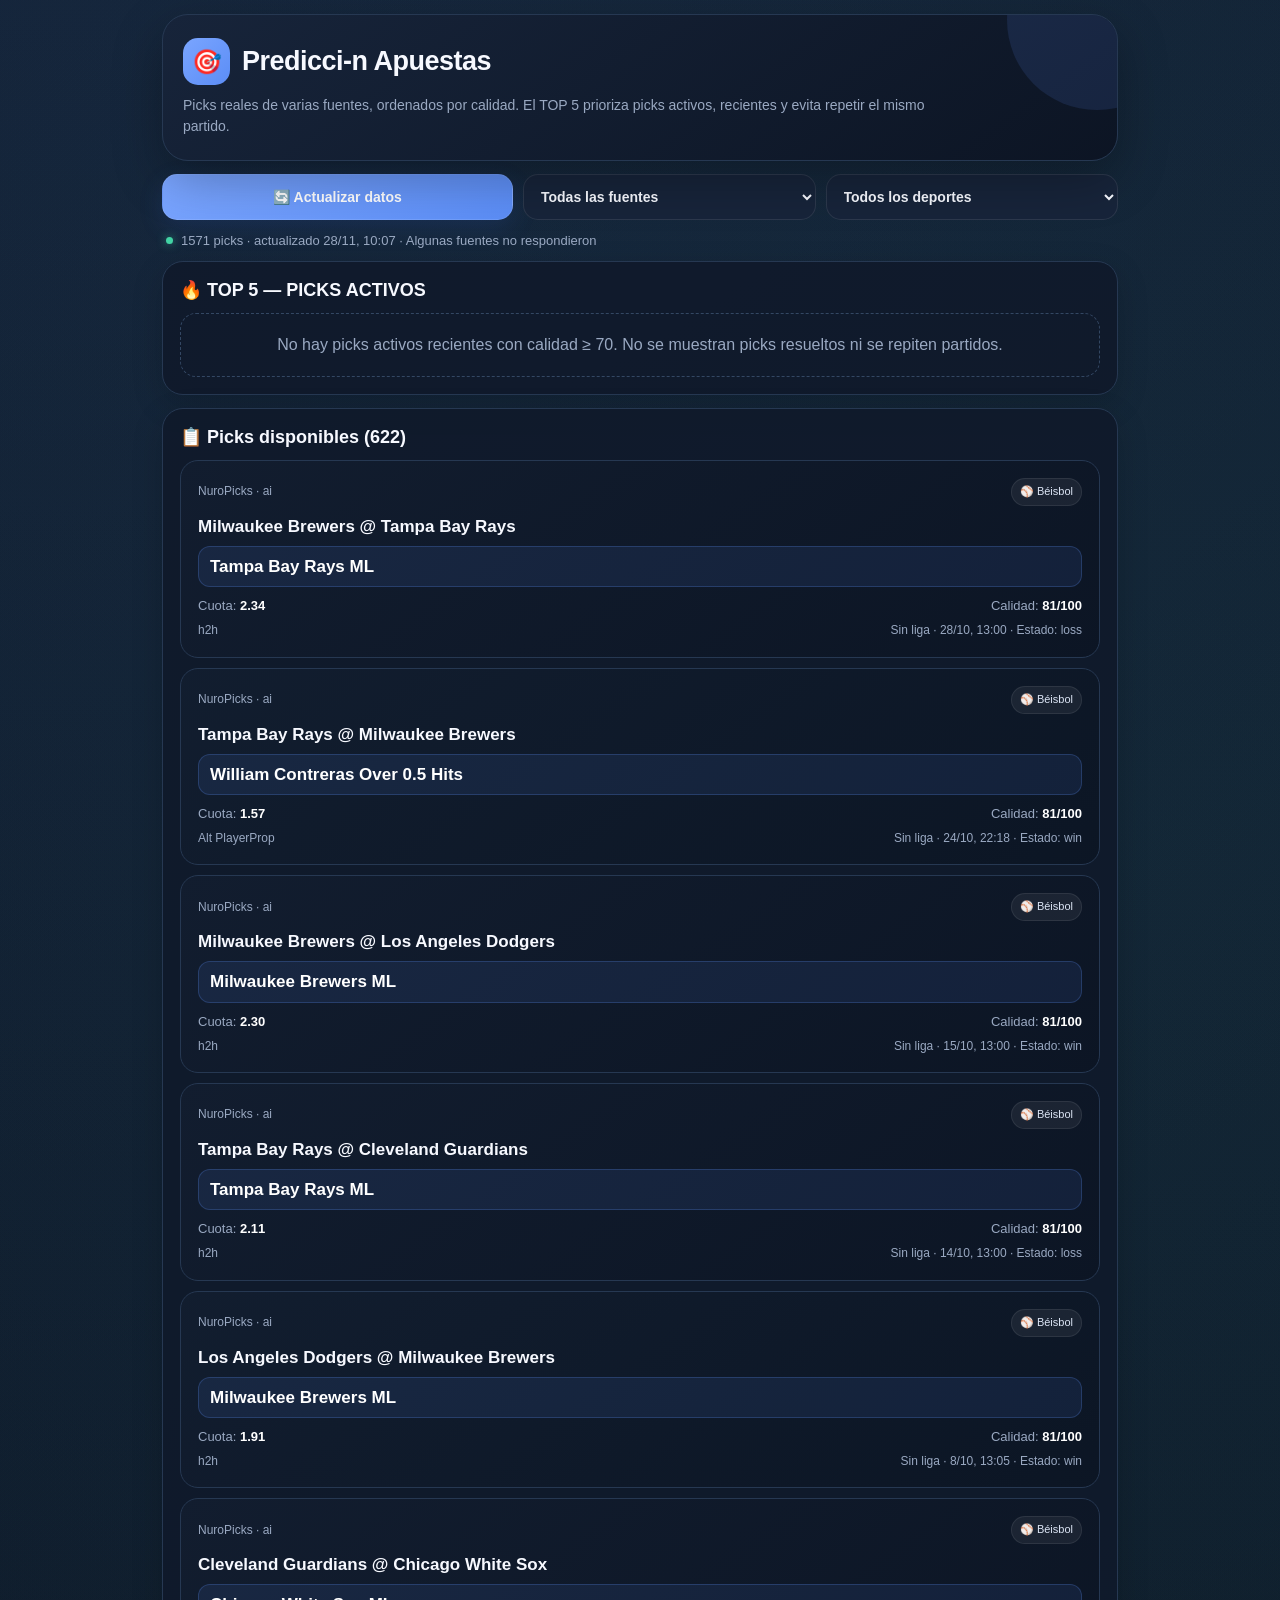
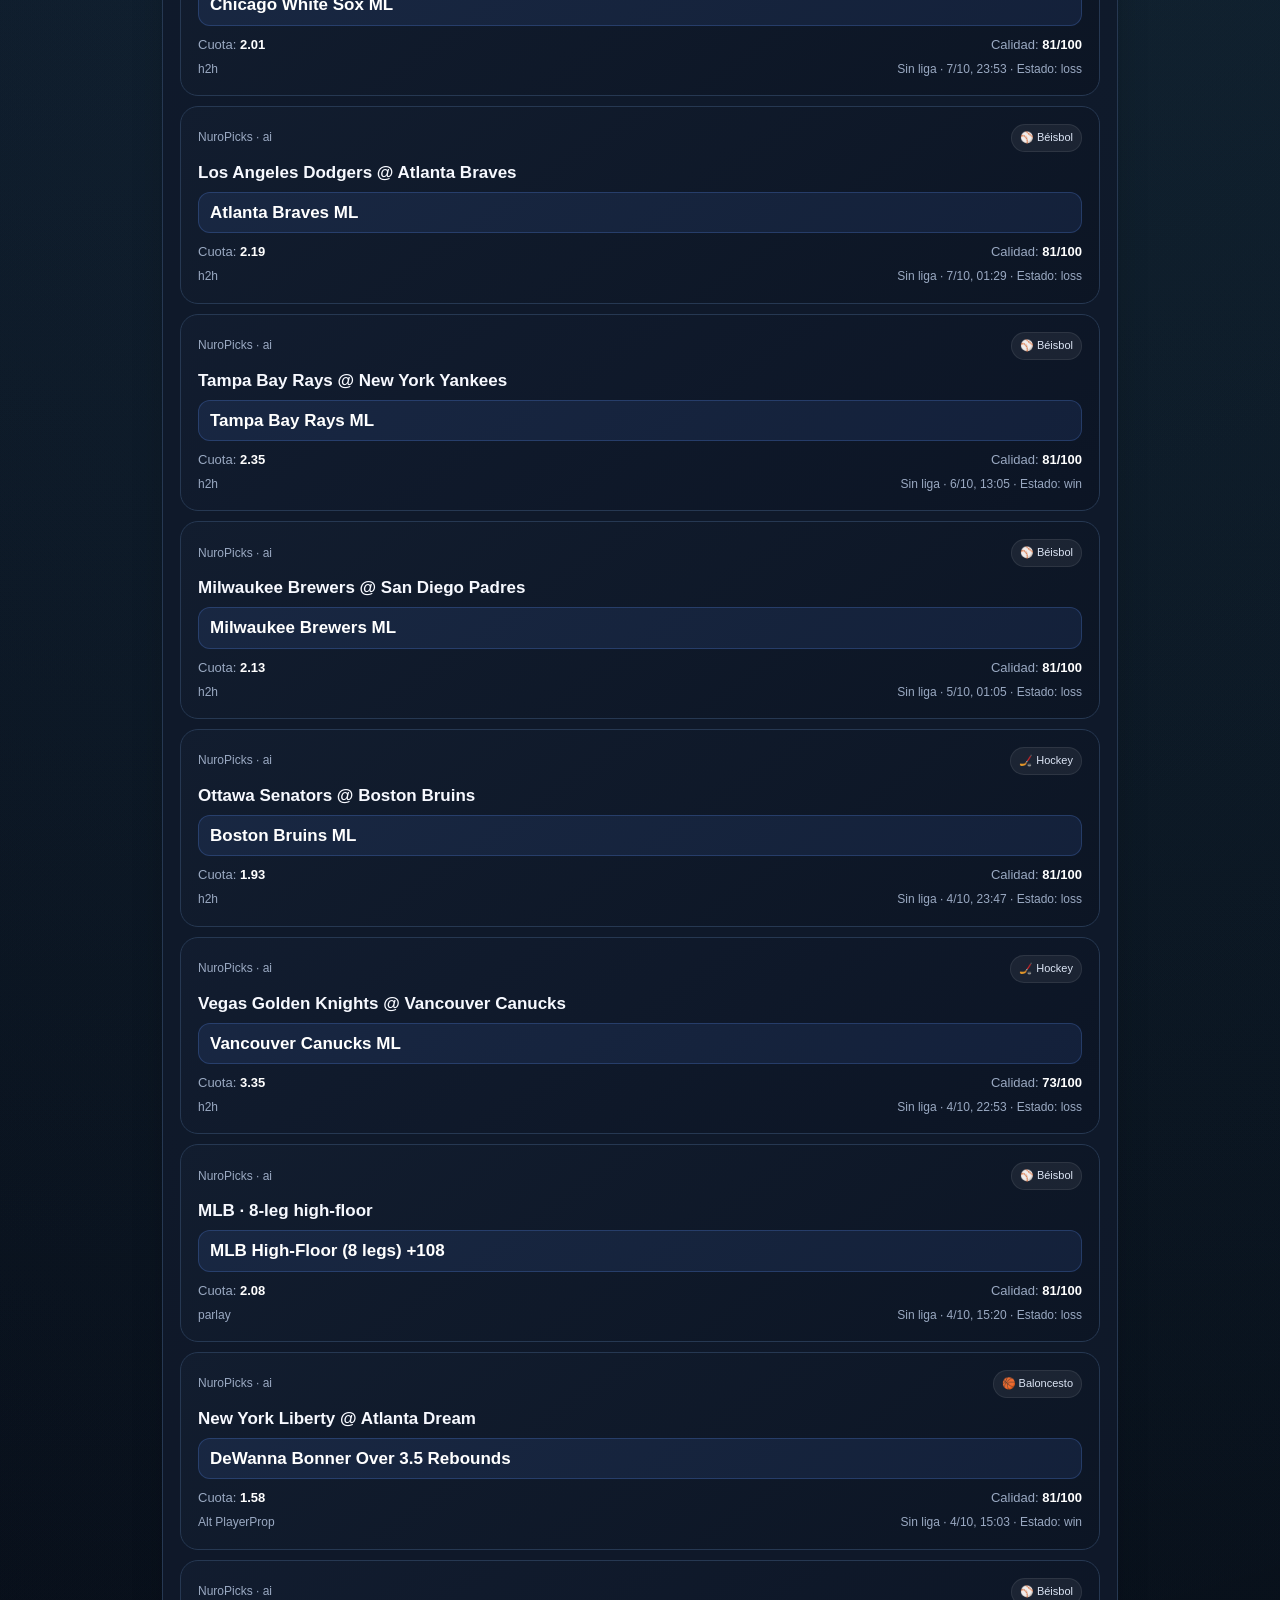
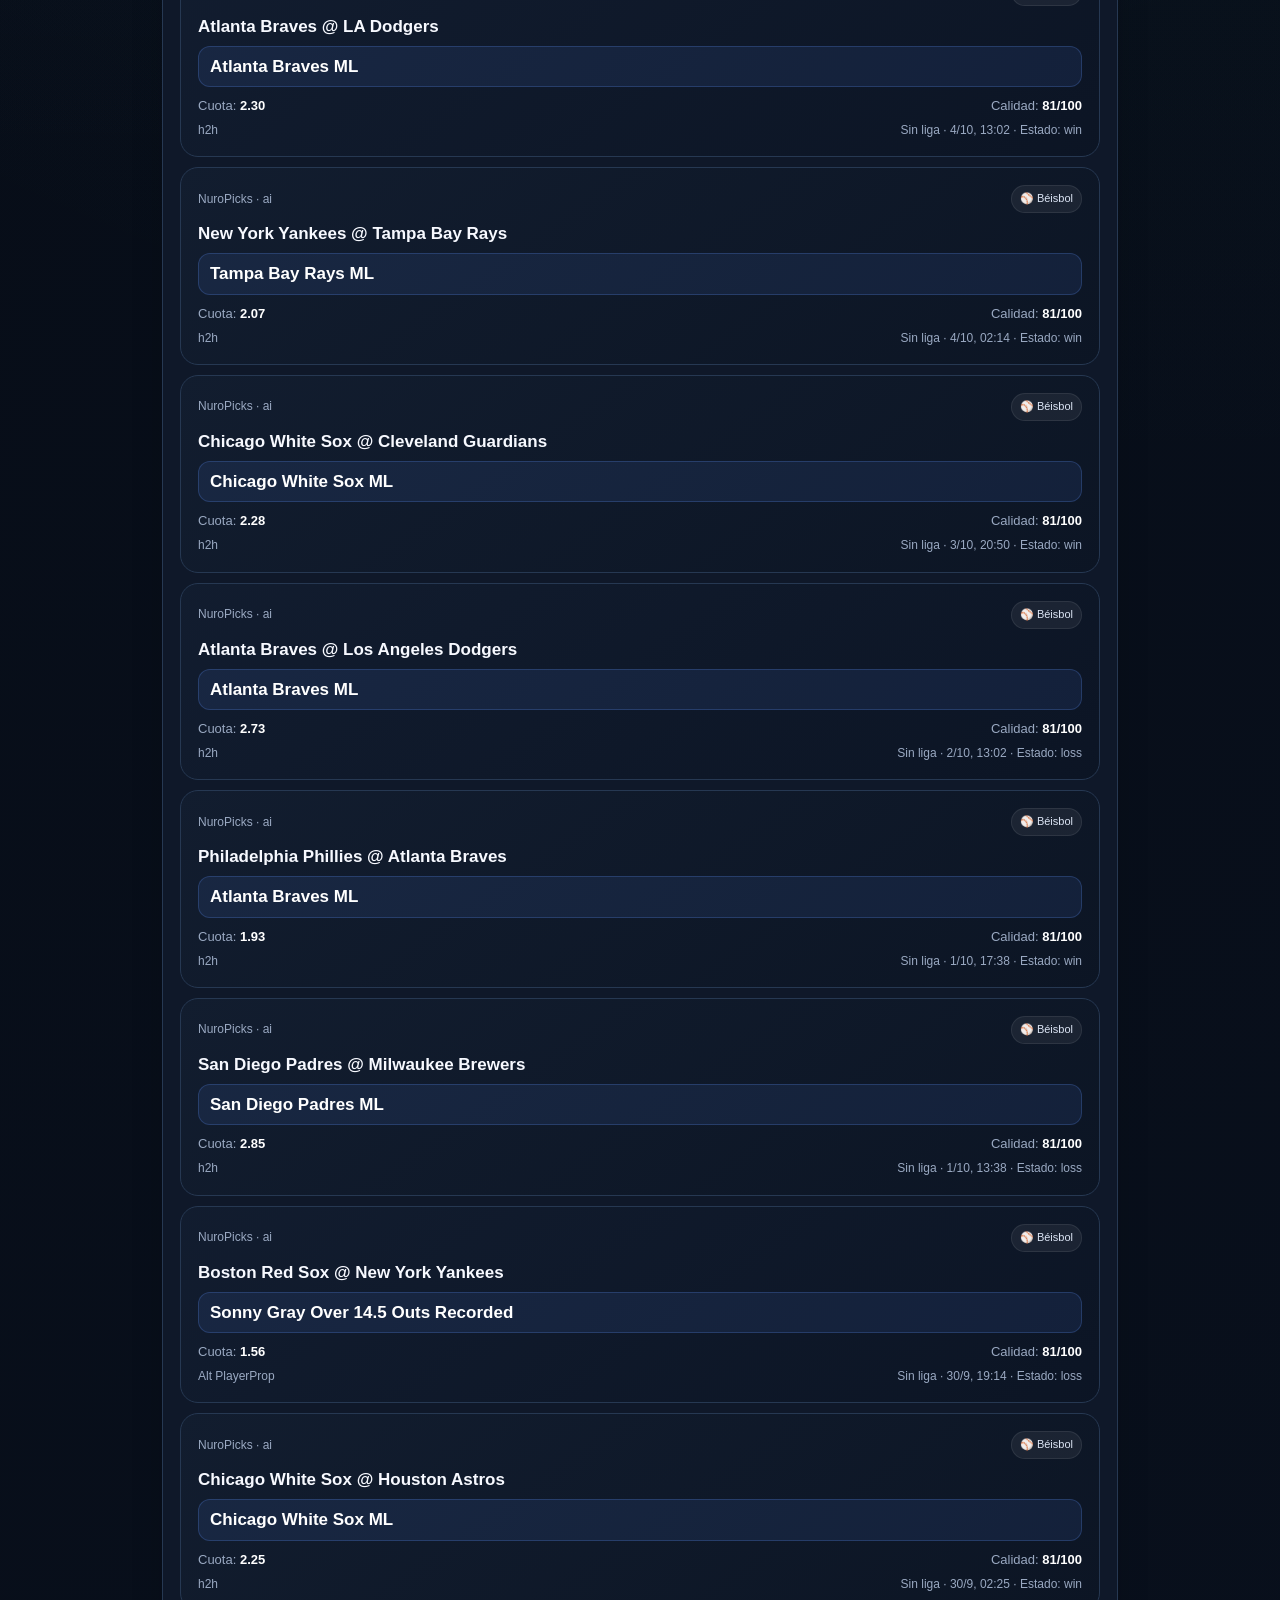
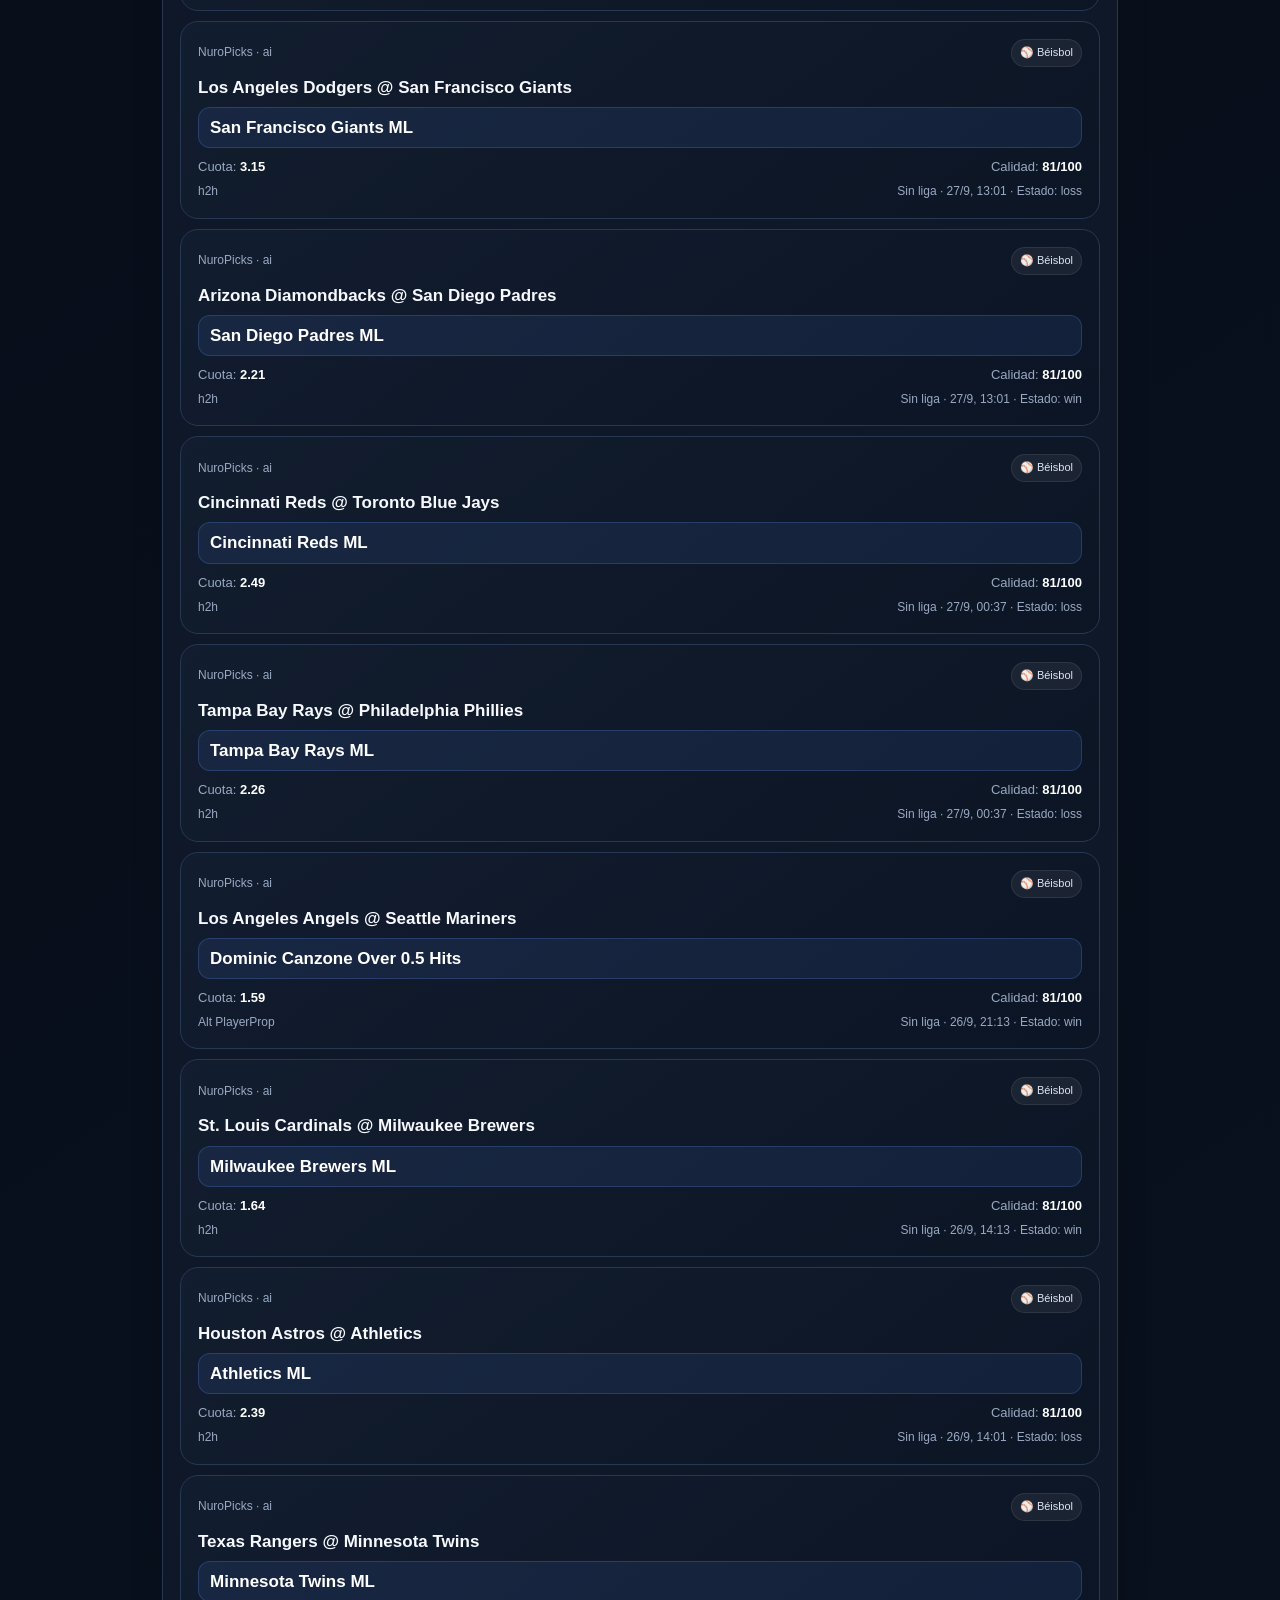
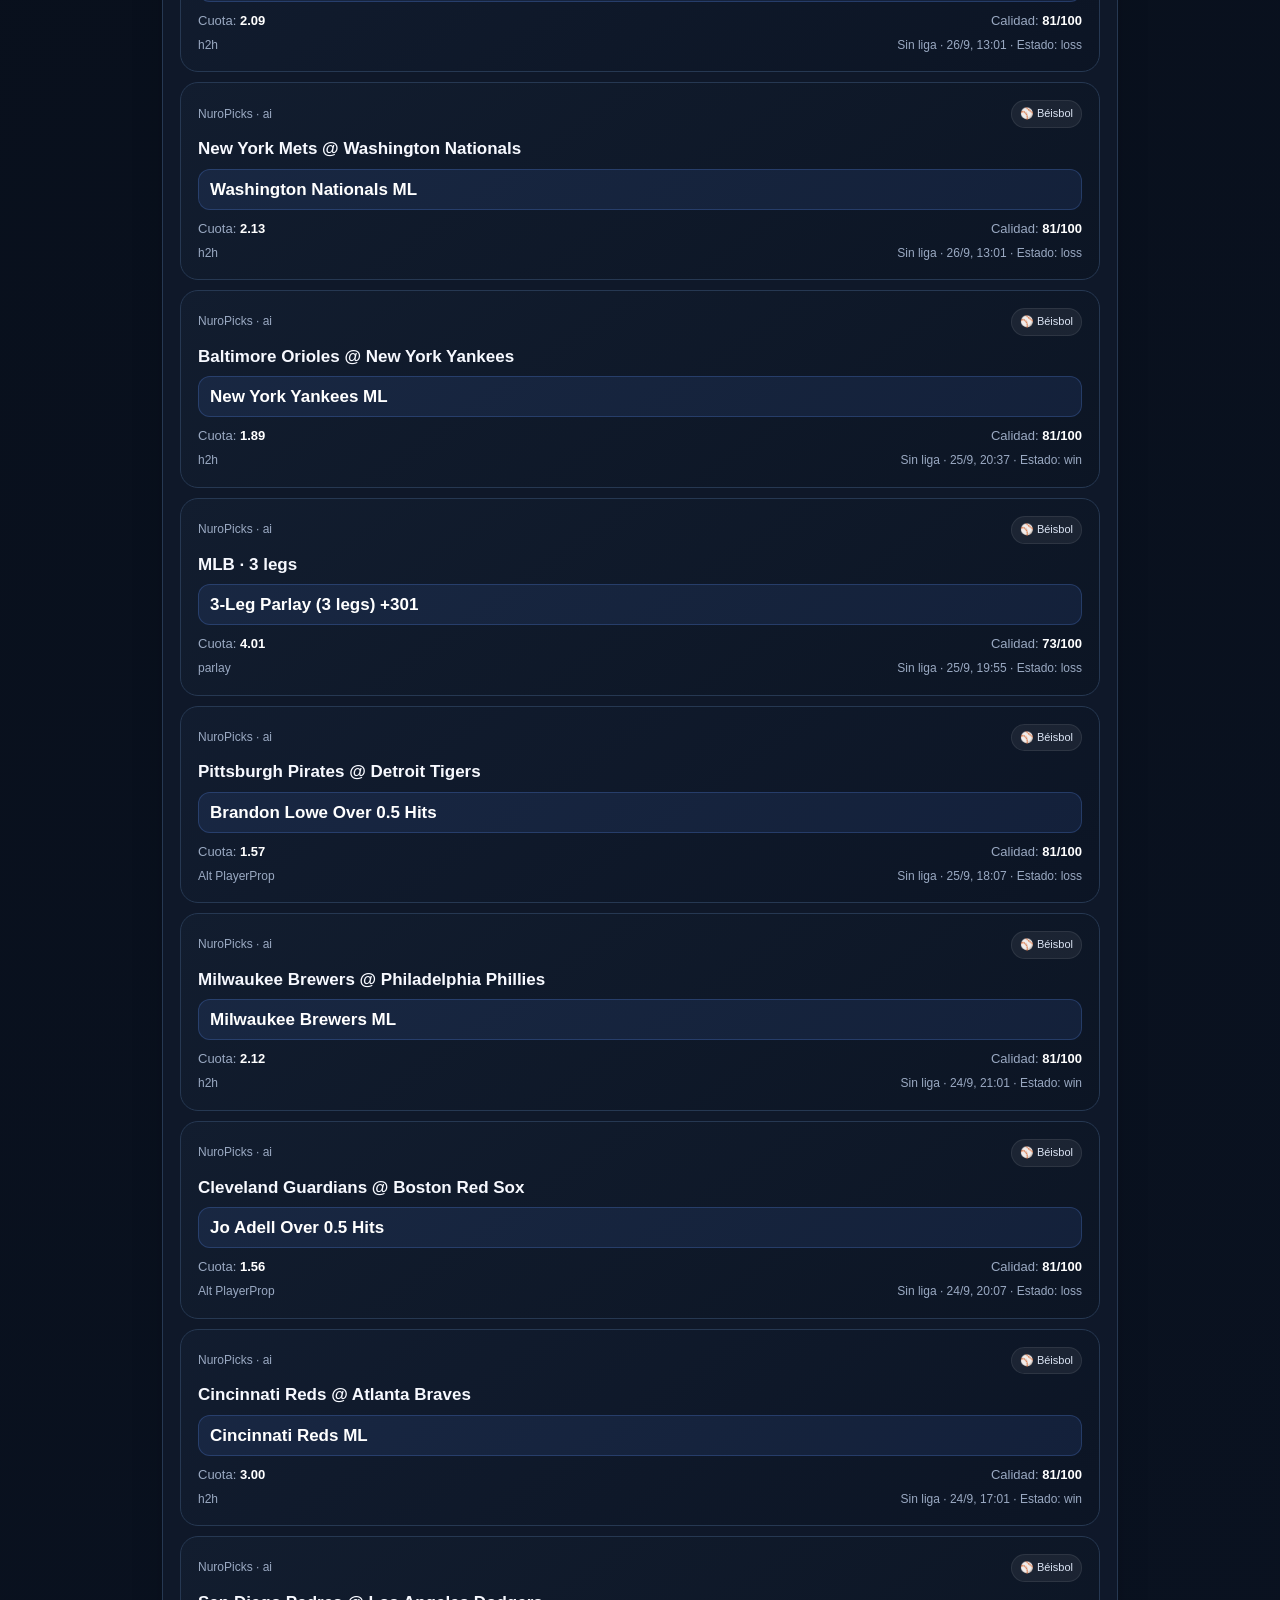
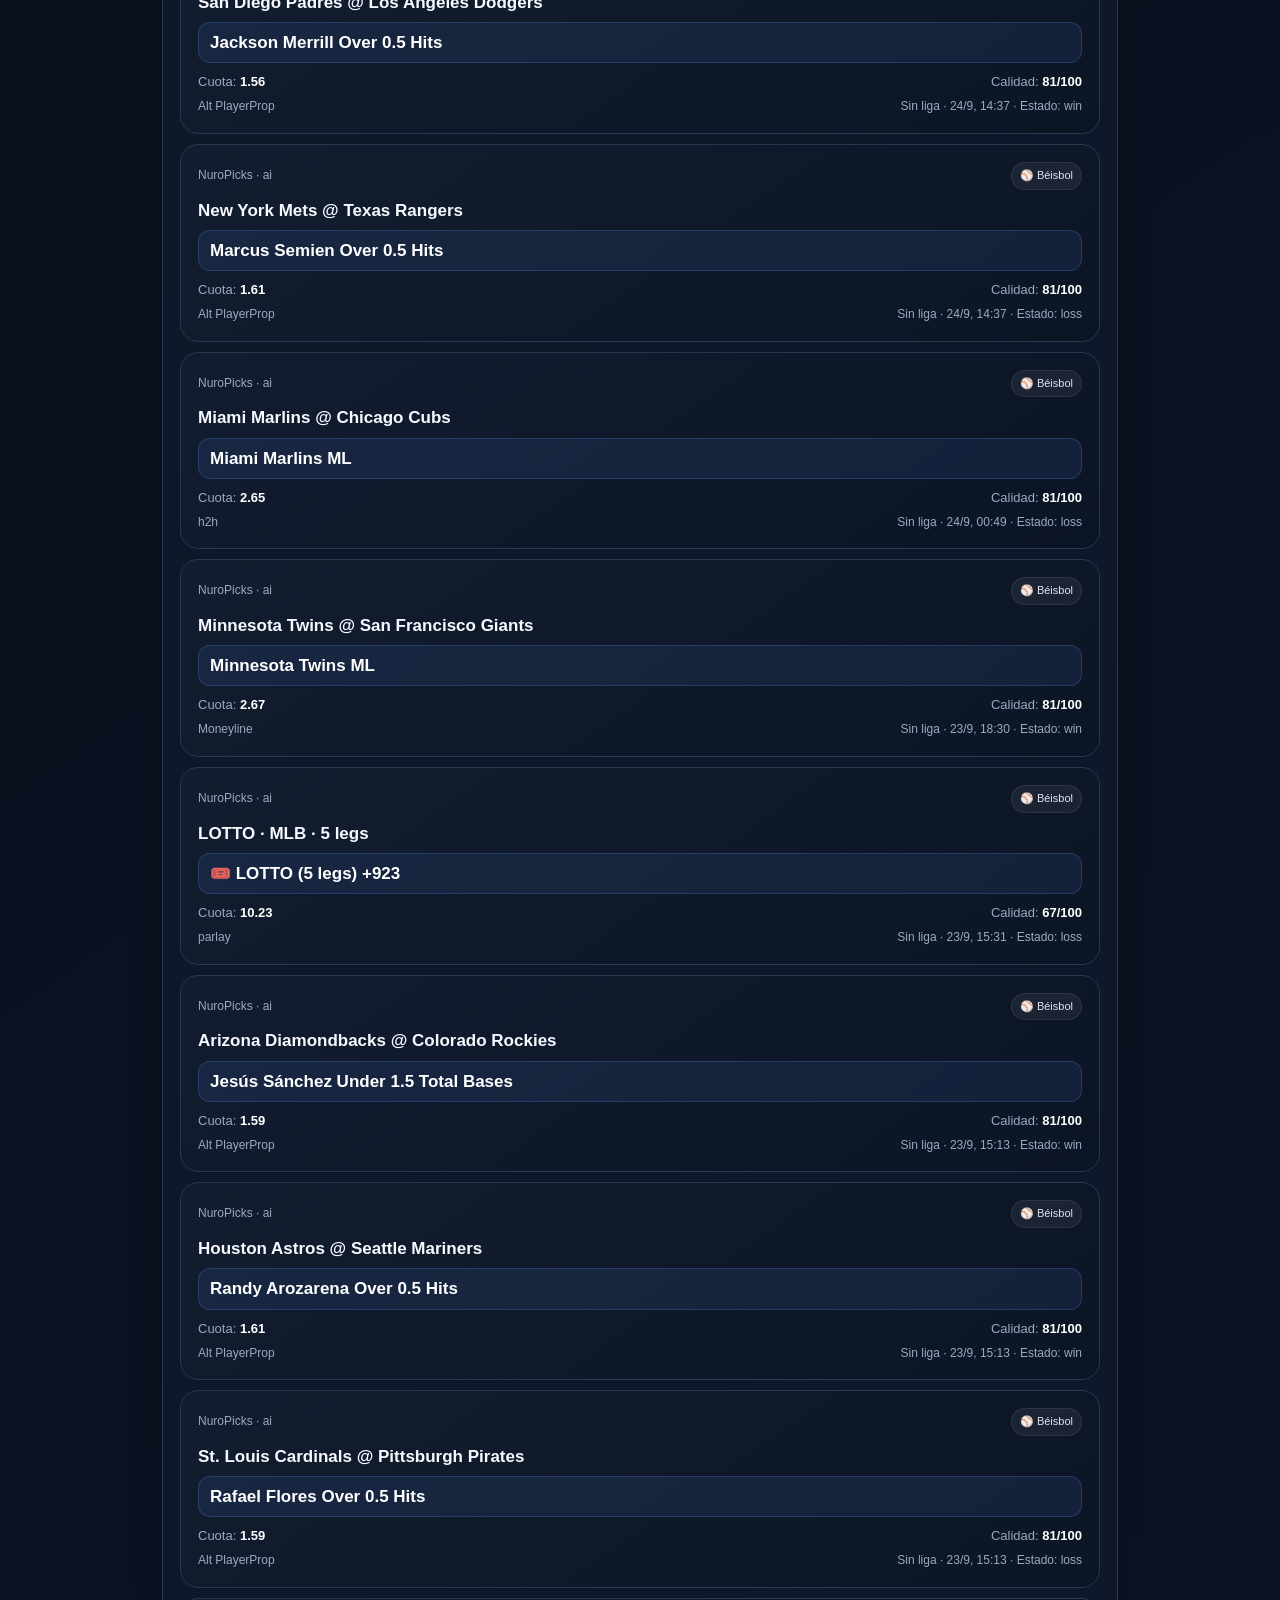
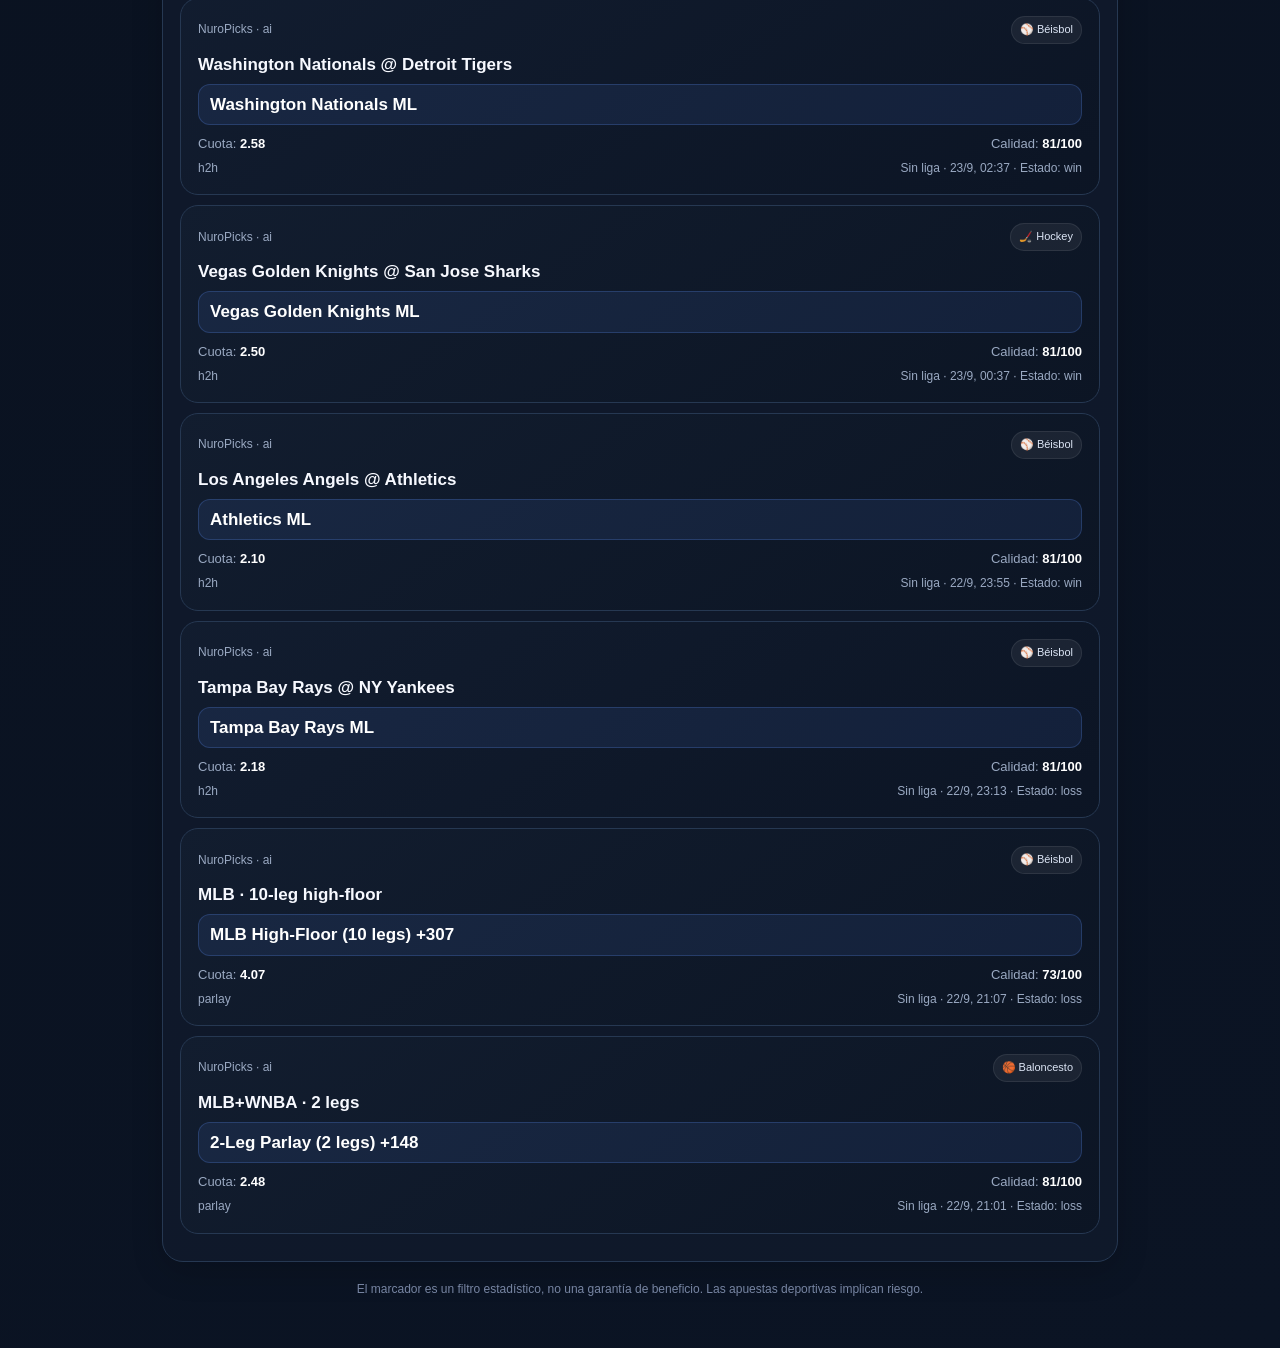
<file: index.html>
<!doctype html>
<html lang="es">
<head>
<meta charset="utf-8">
<meta name="viewport" content="width=device-width,initial-scale=1,viewport-fit=cover">
<meta name="theme-color" content="#08111f">
<link rel="manifest" href="manifest.json">
<title>Predicci-n Apuestas</title>
<style>
:root{--bg:#060b14;--bg2:#0b1424;--card:#101a2b;--card2:#17243a;--border:#263852;--text:#f7f9ff;--muted:#9aa9c2;--blue:#5b8df6;--blue2:#7aa5ff;--good:#42d3a4;--shadow:0 18px 50px rgba(0,0,0,.28)}
*{box-sizing:border-box}html{scroll-behavior:smooth}
body{margin:0;min-height:100vh;color:var(--text);background:radial-gradient(circle at 12% -5%,rgba(91,141,246,.18),transparent 34%),radial-gradient(circle at 92% 8%,rgba(66,211,164,.08),transparent 28%),linear-gradient(145deg,var(--bg),var(--bg2));font-family:-apple-system,BlinkMacSystemFont,"Segoe UI",Roboto,Arial,sans-serif}
.wrap{max-width:980px;margin:auto;padding:14px 12px 50px}
.hero{position:relative;overflow:hidden;padding:23px 20px;border:1px solid var(--border);border-radius:26px;background:linear-gradient(145deg,rgba(23,36,58,.97),rgba(12,20,35,.97));box-shadow:var(--shadow)}
.hero:after{content:"";position:absolute;width:180px;height:180px;border-radius:50%;right:-70px;top:-85px;background:rgba(91,141,246,.13)}
.brand{display:flex;align-items:center;gap:12px;position:relative;z-index:1}.logo{width:47px;height:47px;display:grid;place-items:center;border-radius:15px;background:linear-gradient(135deg,var(--blue2),var(--blue));font-size:24px}
.hero h1{margin:0;font-size:27px;letter-spacing:-.5px}.hero p{position:relative;z-index:1;color:var(--muted);line-height:1.5;margin:10px 0 0;font-size:14px;max-width:760px}
.toolbar{display:grid;grid-template-columns:1.2fr 1fr 1fr;gap:10px;margin:13px 0}
.btn,.select{width:100%;min-height:46px;border:1px solid rgba(255,255,255,.09);border-radius:15px;padding:11px 13px;font-size:14px;font-weight:750;color:#fff;background:var(--card2)}
.btn{cursor:pointer;background:linear-gradient(135deg,var(--blue2),var(--blue));box-shadow:0 8px 24px rgba(55,100,205,.16)}.select{font-weight:600;color:var(--text)}
.status{display:flex;align-items:center;gap:8px;color:var(--muted);font-size:13px;margin:10px 4px 12px}.status:before{content:"";width:7px;height:7px;flex:none;border-radius:50%;background:var(--good);box-shadow:0 0 10px rgba(66,211,164,.65)}
.panel{padding:17px;margin:13px 0;border:1px solid var(--border);border-radius:21px;background:rgba(16,26,43,.92);box-shadow:0 10px 32px rgba(0,0,0,.16)}.panel h2{margin:0 0 12px;font-size:18px}
.card{position:relative;overflow:hidden;padding:17px;margin:10px 0;border:1px solid var(--border);border-radius:18px;background:linear-gradient(145deg,rgba(18,29,47,.98),rgba(12,21,36,.98));transition:transform .16s ease,border-color .16s ease,box-shadow .16s ease}
.card:hover{transform:translateY(-2px);border-color:#38527f;box-shadow:0 13px 30px rgba(0,0,0,.2)}.topCard{border-color:rgba(91,141,246,.45);box-shadow:0 8px 25px rgba(55,100,205,.10)}
.meta{color:var(--muted);font-size:12px;line-height:1.45}.cardHead{display:flex;align-items:center;justify-content:space-between;gap:10px}.rank{display:inline-grid;place-items:center;min-width:24px;height:24px;margin-right:4px;border-radius:8px;background:rgba(91,141,246,.18);color:#dbe7ff}.sportBadge{flex:none;padding:5px 8px;border-radius:999px;background:rgba(255,255,255,.06);border:1px solid rgba(255,255,255,.08);font-size:11px;color:#dce5f5;white-space:nowrap}
.match{font-size:17px;font-weight:850;margin:10px 0 8px;line-height:1.3}.selection{display:block;font-size:17px;font-weight:900;line-height:1.25;color:#fff;background:rgba(91,141,246,.10);border:1px solid rgba(91,141,246,.24);border-radius:12px;padding:9px 11px}
.row{display:flex;justify-content:space-between;gap:12px;margin-top:11px;font-size:13px;color:var(--muted)}.row b{color:#fff}.details{display:flex;justify-content:space-between;gap:12px;margin-top:9px}.details span:last-child{text-align:right}
.empty{padding:22px;text-align:center;color:var(--muted);border:1px dashed #334763;border-radius:16px}.note{color:#7785a2;font-size:12px;line-height:1.5;text-align:center;margin:18px auto 0;max-width:760px}
@media(max-width:650px){.wrap{padding:11px 10px 38px}.hero{padding:20px 16px;border-radius:23px}.hero h1{font-size:23px}.toolbar{grid-template-columns:1fr 1fr}.toolbar .btn{grid-column:1/-1}.card{padding:15px}.match{font-size:16px}.selection{font-size:16px}.row{flex-wrap:wrap}.details{display:block}.details span{display:block}.details span:last-child{text-align:left;margin-top:3px}.sportBadge{font-size:10px;padding:4px 7px}}
</style>
</head>
<body>
<main class="wrap">
<section class="hero"><div class="brand"><div class="logo">🎯</div><h1>Predicci-n Apuestas</h1></div><p>Picks reales de varias fuentes, ordenados por calidad. El TOP 5 prioriza picks activos, recientes y evita repetir el mismo partido.</p></section>
<div class="toolbar">
<button class="btn" id="refresh">🔄 Actualizar datos</button>
<select class="select" id="source" aria-label="Filtrar por fuente"><option value="all">Todas las fuentes</option></select>
<select class="select" id="sport" aria-label="Filtrar por deporte"><option value="all">Todos los deportes</option><option value="football">⚽ Fútbol</option><option value="basketball">🏀 Baloncesto</option><option value="tennis">🎾 Tenis</option><option value="baseball">⚾ Béisbol</option><option value="hockey">🏒 Hockey</option><option value="american_football">🏈 NFL</option><option value="boxing">🥊 Boxeo</option><option value="mma">🥋 MMA</option><option value="motorsport">🏎️ Motor</option><option value="rugby">🏉 Rugby</option><option value="handball">🤾 Balonmano</option><option value="other">Otros</option></select></div>
<input id="file" type="file" accept="application/json" hidden>
<div class="status" id="status">Cargando…</div>
<section class="panel" id="top"></section>
<section class="panel" id="list"></section>
<p class="note">El marcador es un filtro estadístico, no una garantía de beneficio. Las apuestas deportivas implican riesgo.</p>
</main>
<script src="app_3_corregido.js"></script>
</body>
</html>
</file>
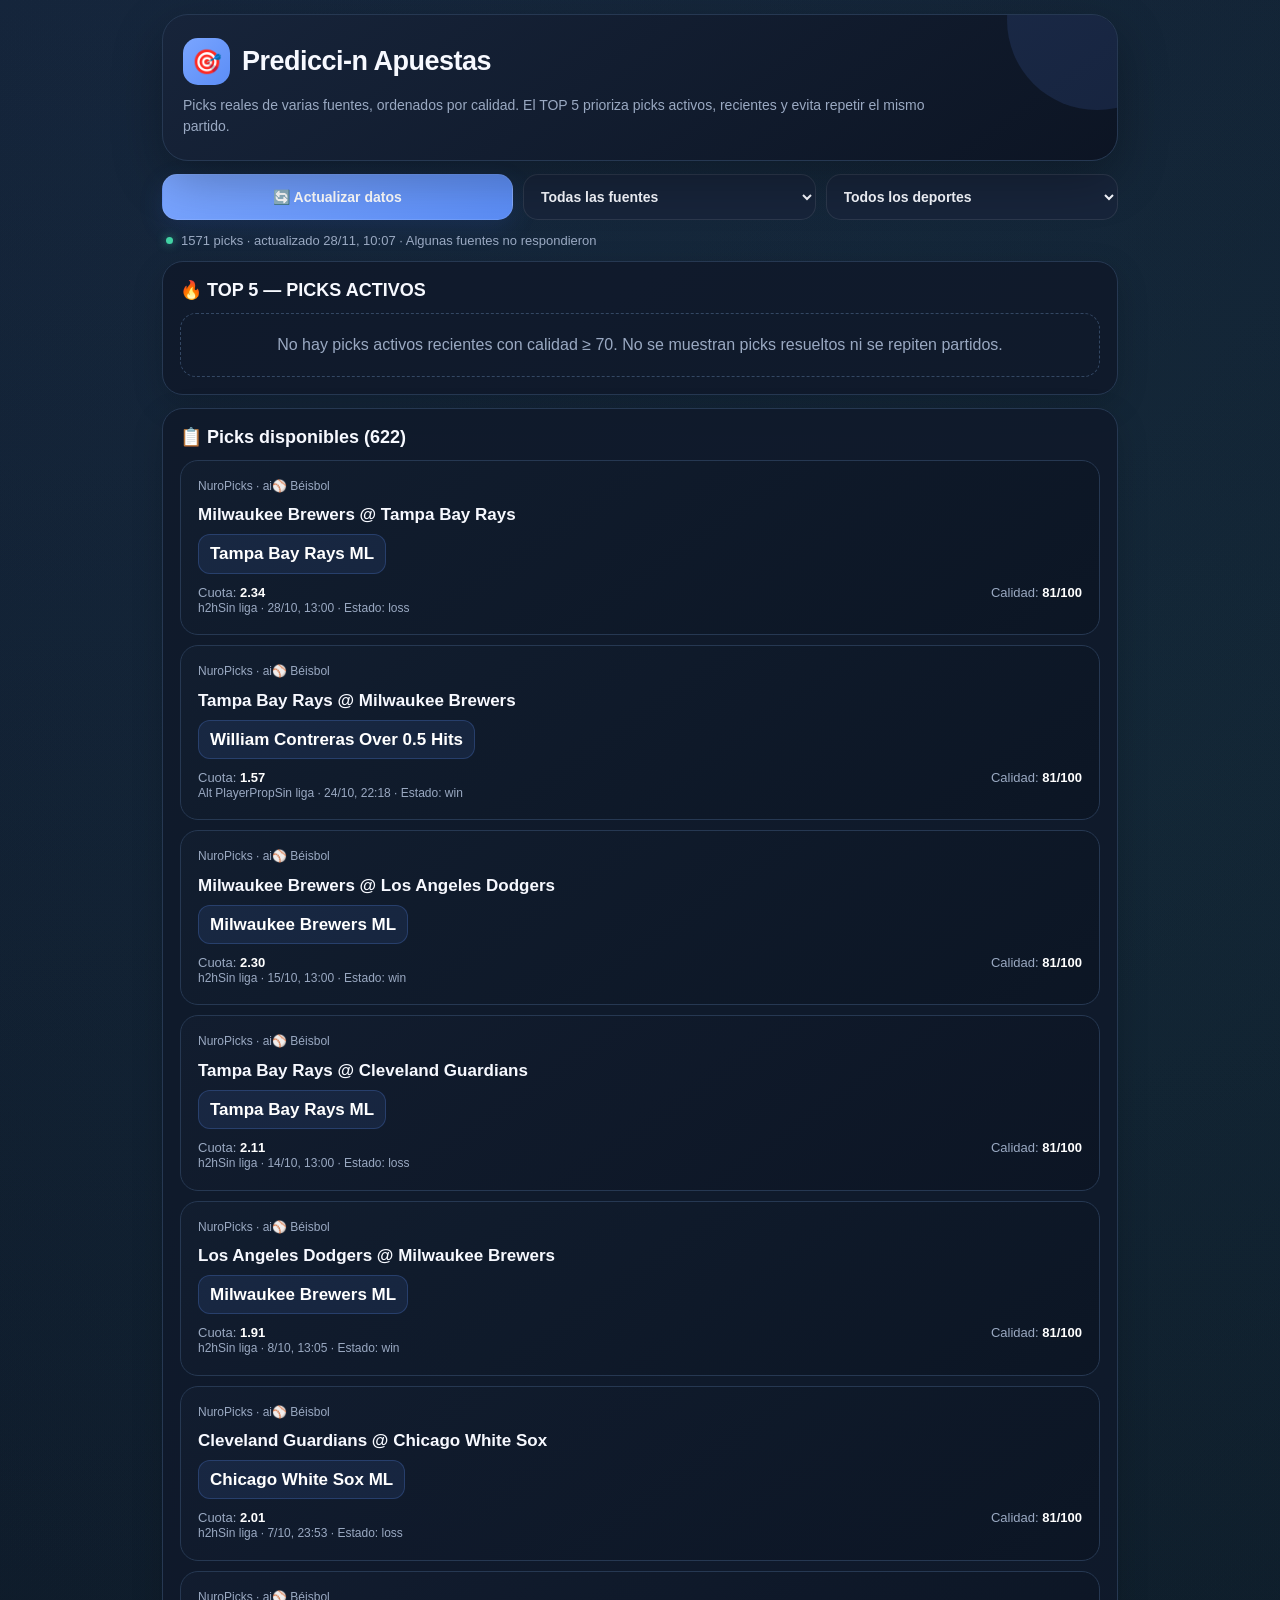
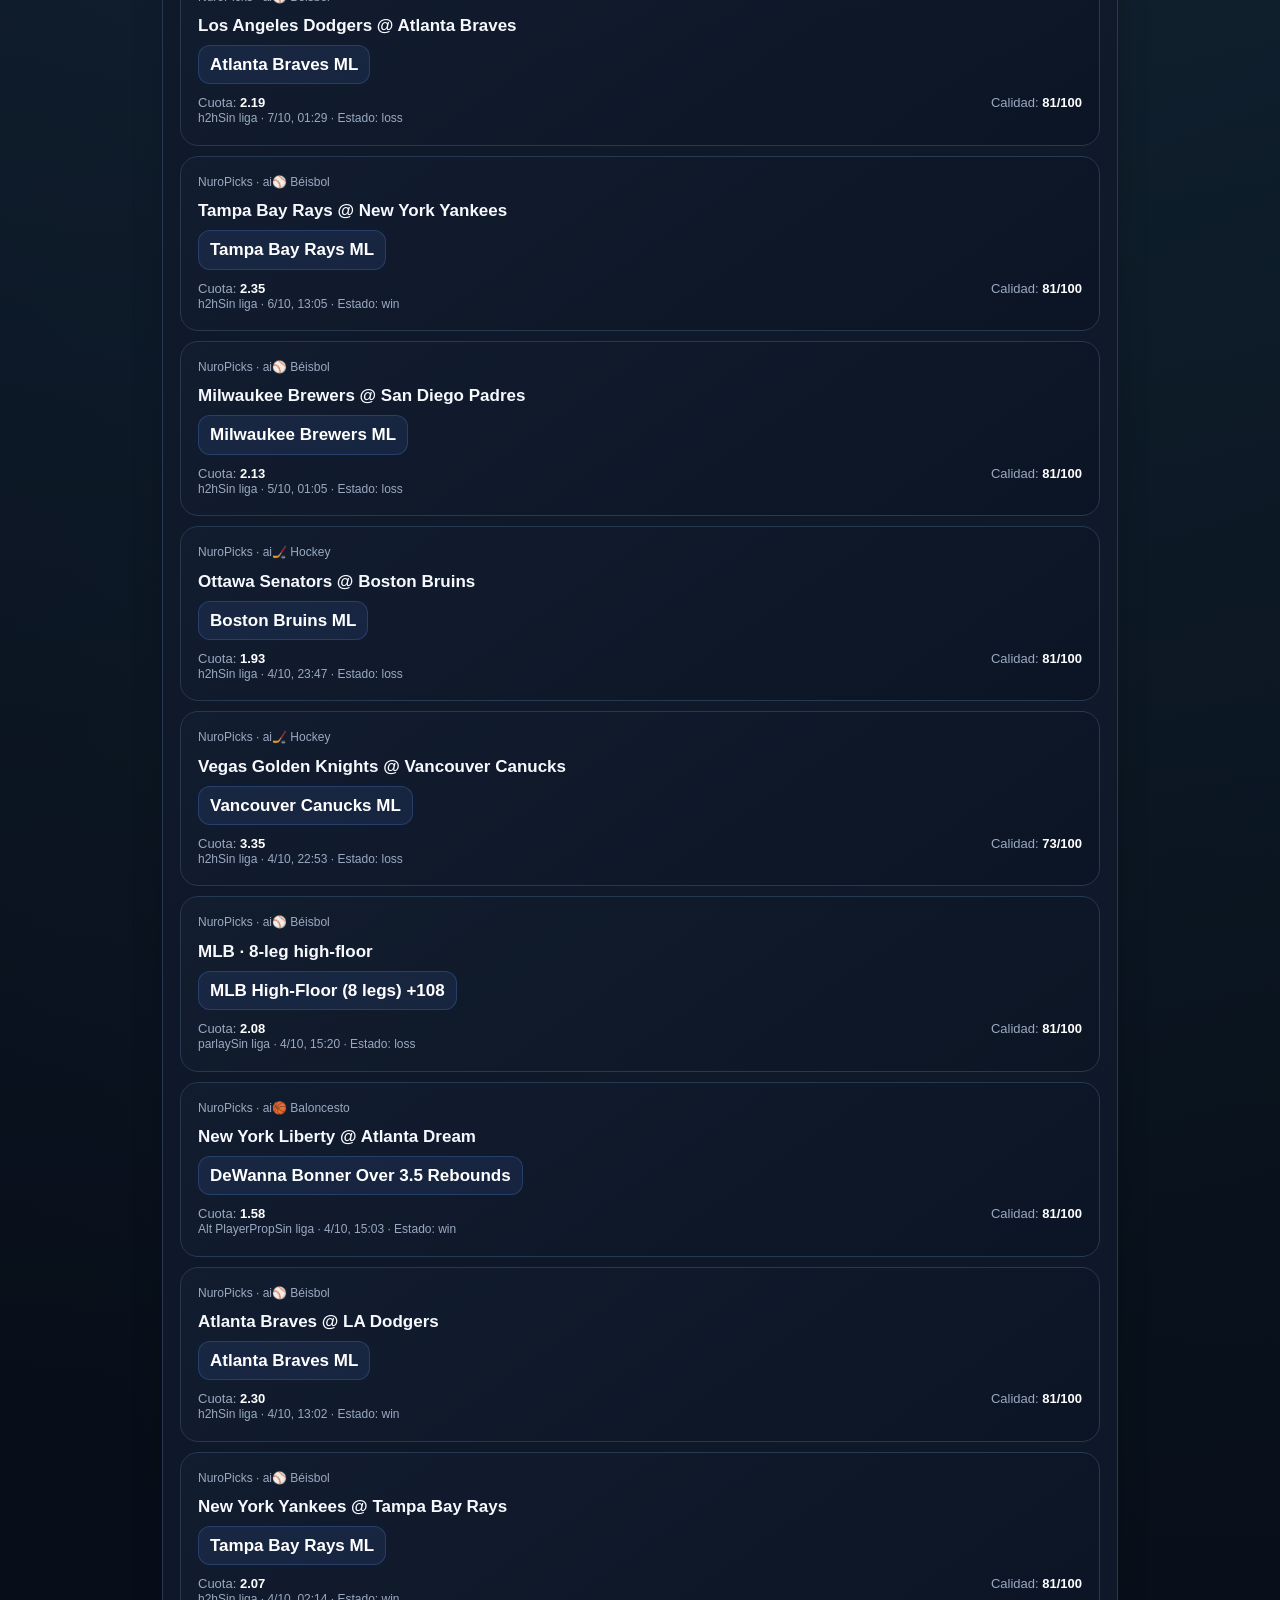
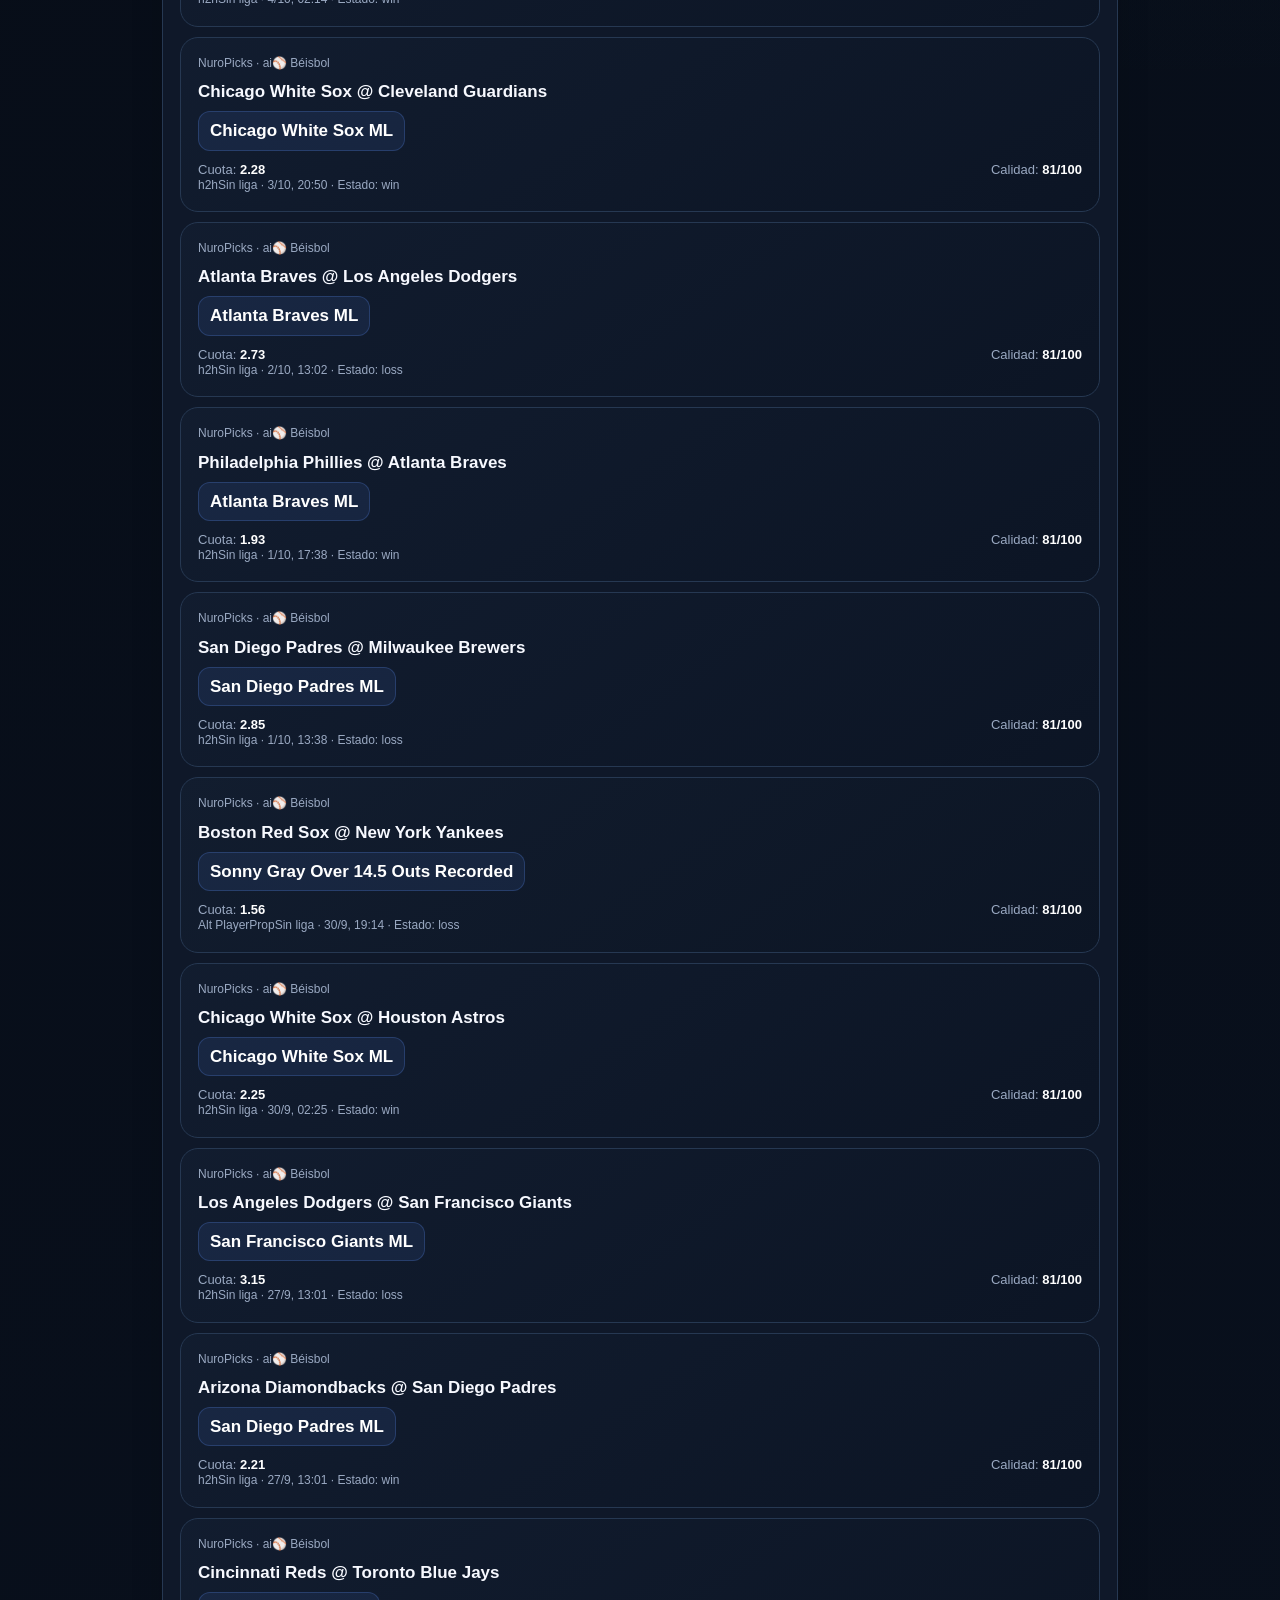
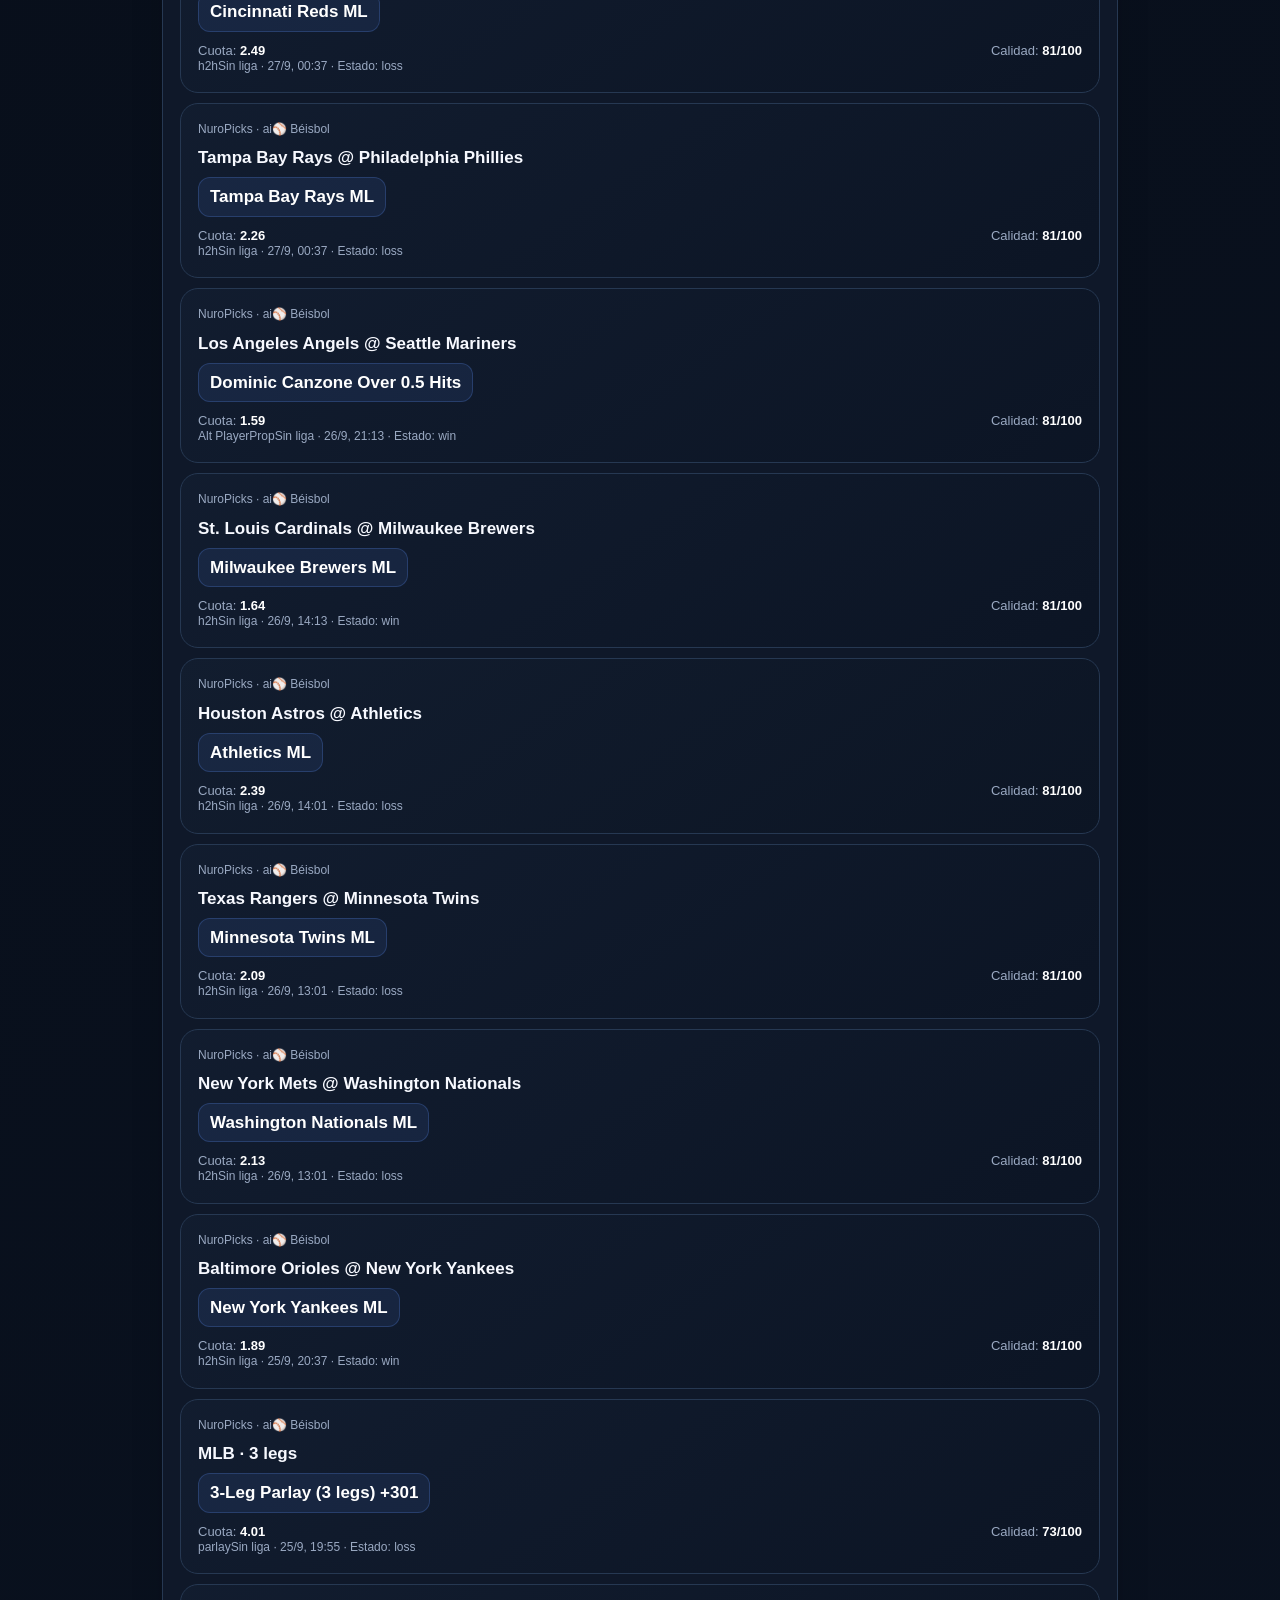
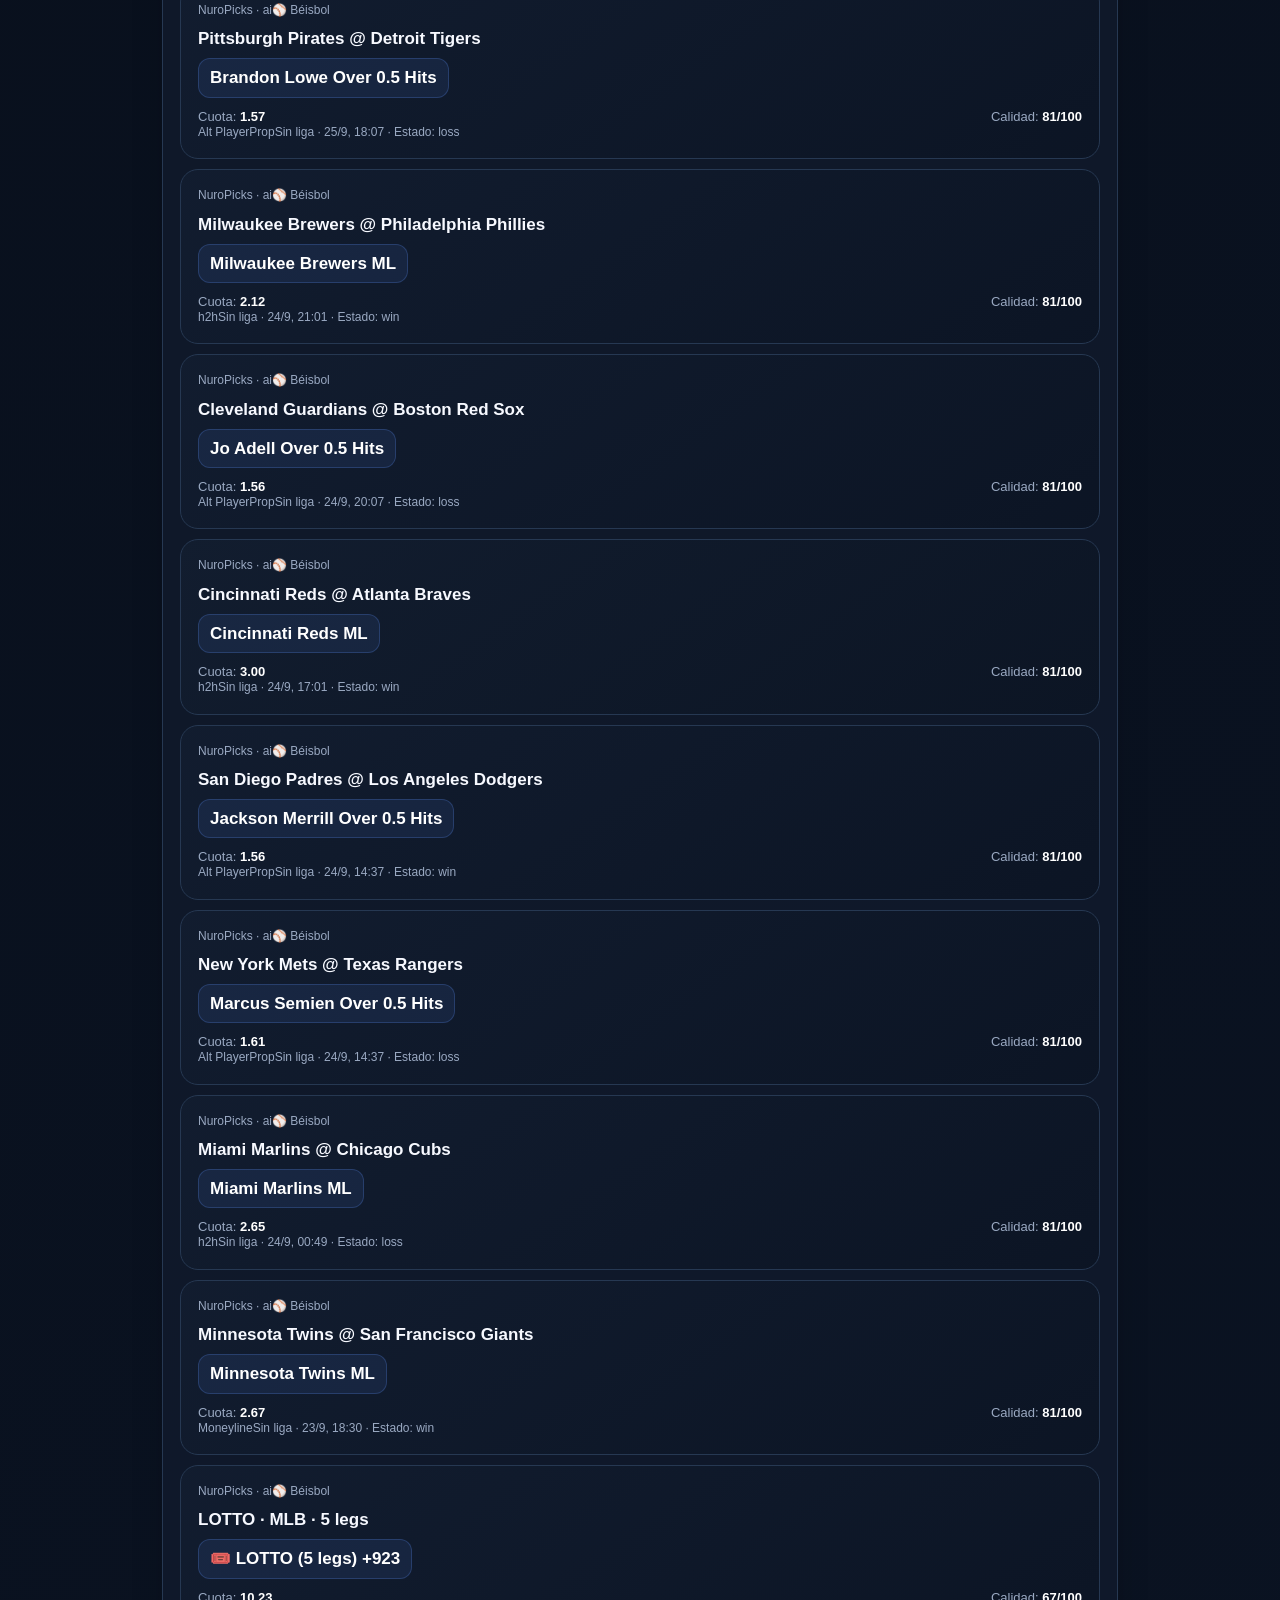
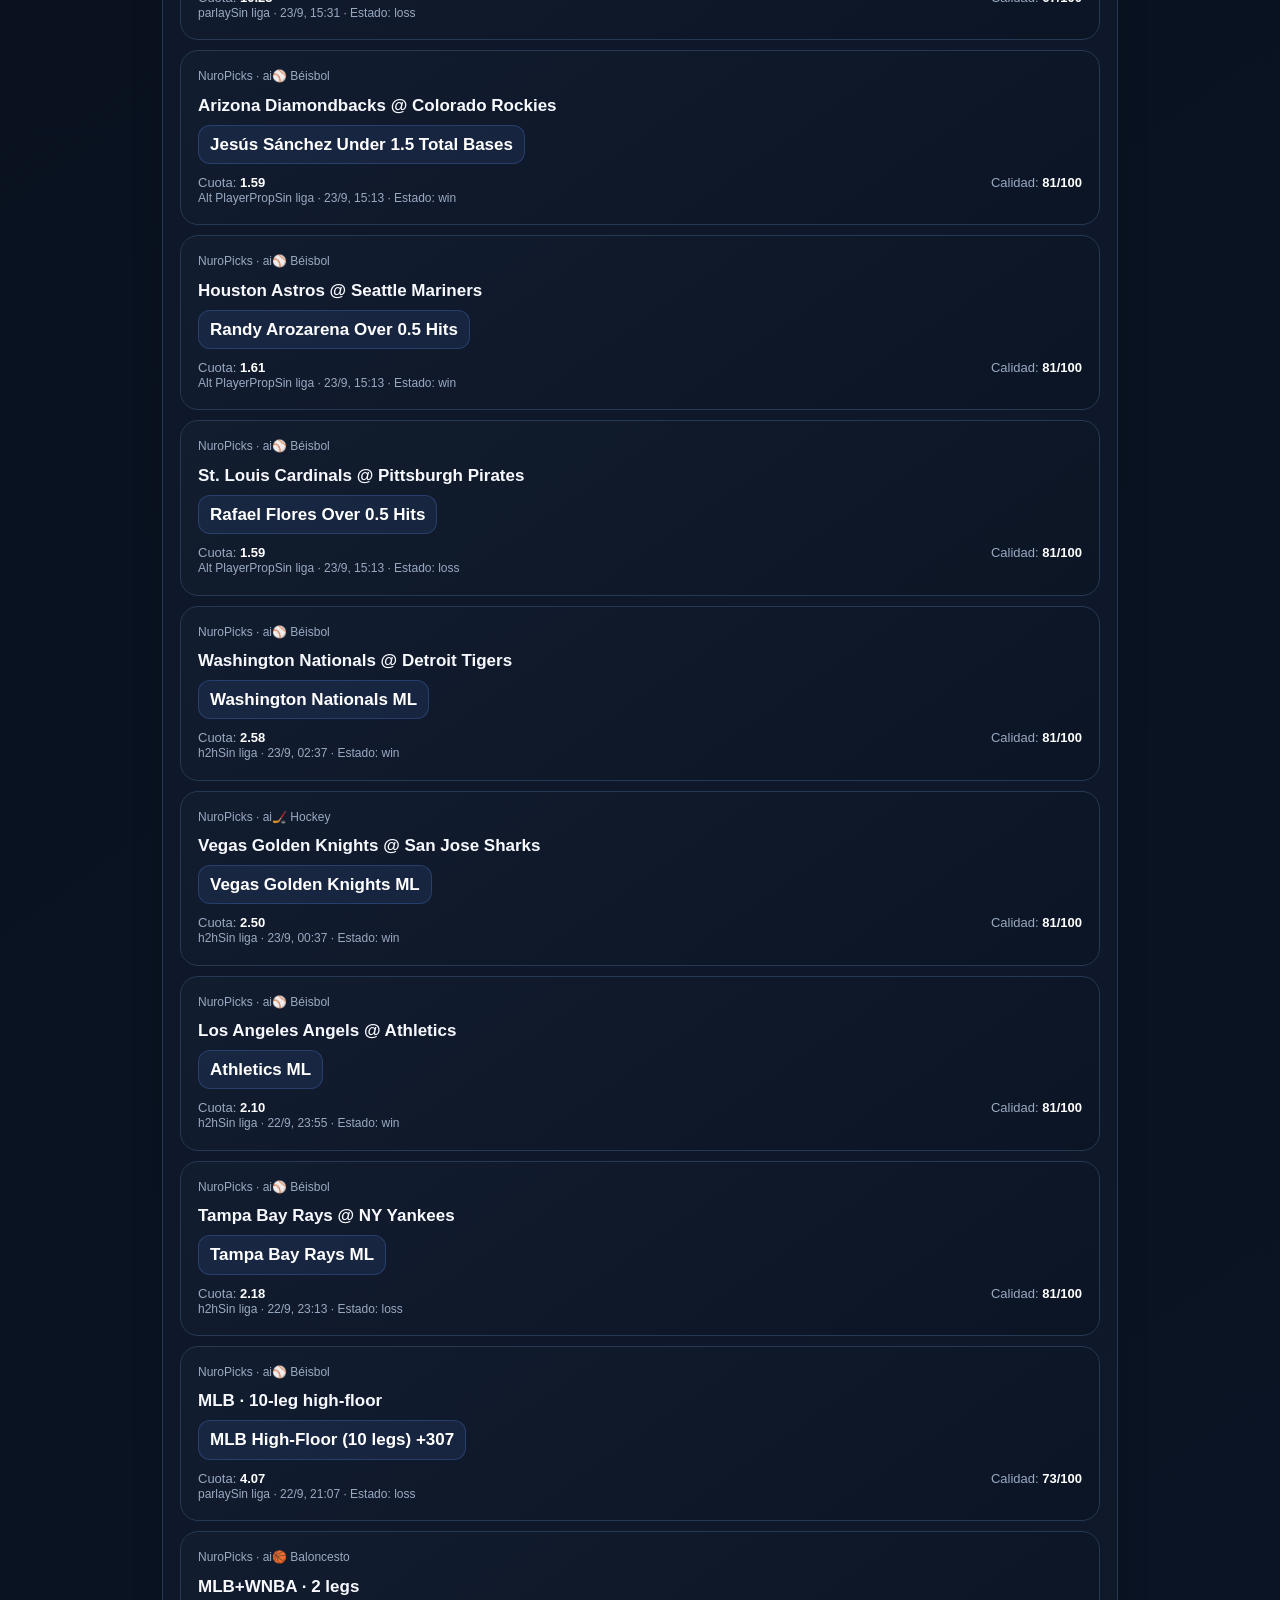
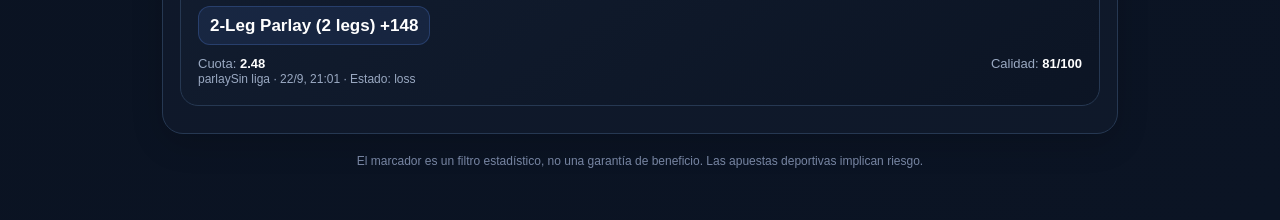
<file: index_interfaz_mejorada.html>
<!doctype html>
<html lang="es">
<head>
<meta charset="utf-8">
<meta name="viewport" content="width=device-width,initial-scale=1,viewport-fit=cover">
<meta name="theme-color" content="#08111f">
<link rel="manifest" href="manifest.json">
<title>Predicci-n Apuestas</title>
<style>
:root{--bg:#060b14;--bg2:#0b1424;--card:#101a2b;--card2:#17243a;--border:#263852;--text:#f7f9ff;--muted:#9aa9c2;--blue:#5b8df6;--blue2:#7aa5ff;--good:#42d3a4;--shadow:0 18px 50px rgba(0,0,0,.28)}
*{box-sizing:border-box}html{scroll-behavior:smooth}
body{margin:0;min-height:100vh;color:var(--text);background:radial-gradient(circle at 12% -5%,rgba(91,141,246,.18),transparent 34%),radial-gradient(circle at 92% 8%,rgba(66,211,164,.08),transparent 28%),linear-gradient(145deg,var(--bg),var(--bg2));font-family:-apple-system,BlinkMacSystemFont,"Segoe UI",Roboto,Arial,sans-serif}
.wrap{max-width:980px;margin:auto;padding:14px 12px 50px}
.hero{position:relative;overflow:hidden;padding:23px 20px;border:1px solid var(--border);border-radius:26px;background:linear-gradient(145deg,rgba(23,36,58,.97),rgba(12,20,35,.97));box-shadow:var(--shadow)}
.hero:after{content:"";position:absolute;width:180px;height:180px;border-radius:50%;right:-70px;top:-85px;background:rgba(91,141,246,.13)}
.brand{display:flex;align-items:center;gap:12px;position:relative;z-index:1}.logo{width:47px;height:47px;display:grid;place-items:center;border-radius:15px;background:linear-gradient(135deg,var(--blue2),var(--blue));font-size:24px}
.hero h1{margin:0;font-size:27px;letter-spacing:-.5px}.hero p{position:relative;z-index:1;color:var(--muted);line-height:1.5;margin:10px 0 0;font-size:14px;max-width:760px}
.toolbar{display:grid;grid-template-columns:1.2fr 1fr 1fr;gap:10px;margin:13px 0}
.btn,.select{width:100%;min-height:46px;border:1px solid rgba(255,255,255,.09);border-radius:15px;padding:11px 13px;font-size:14px;font-weight:750;color:#fff;background:var(--card2)}
.btn{cursor:pointer;background:linear-gradient(135deg,var(--blue2),var(--blue));box-shadow:0 8px 24px rgba(55,100,205,.16)}.select{font-weight:600;color:var(--text)}
.status{display:flex;align-items:center;gap:8px;color:var(--muted);font-size:13px;margin:10px 4px 12px}.status:before{content:"";width:7px;height:7px;flex:none;border-radius:50%;background:var(--good);box-shadow:0 0 10px rgba(66,211,164,.65)}
.panel{padding:17px;margin:13px 0;border:1px solid var(--border);border-radius:21px;background:rgba(16,26,43,.92);box-shadow:0 10px 32px rgba(0,0,0,.16)}.panel h2{margin:0 0 12px;font-size:18px}
.card{position:relative;overflow:hidden;padding:17px;margin:10px 0;border:1px solid var(--border);border-radius:18px;background:linear-gradient(145deg,rgba(18,29,47,.98),rgba(12,21,36,.98));transition:transform .16s ease,border-color .16s ease,box-shadow .16s ease}
.card:hover{transform:translateY(-2px);border-color:#38527f;box-shadow:0 13px 30px rgba(0,0,0,.2)}.topCard{border-color:rgba(91,141,246,.45)}
.meta{color:var(--muted);font-size:12px;line-height:1.45}.match{font-size:17px;font-weight:850;margin:9px 0 8px;line-height:1.3}
.selection{display:inline-block;font-size:17px;font-weight:900;line-height:1.25;color:#fff;background:rgba(91,141,246,.10);border:1px solid rgba(91,141,246,.24);border-radius:12px;padding:8px 11px}
.row{display:flex;justify-content:space-between;gap:12px;margin-top:11px;font-size:13px;color:var(--muted)}.row b{color:#fff}
.empty{padding:22px;text-align:center;color:var(--muted);border:1px dashed #334763;border-radius:16px}.note{color:#7785a2;font-size:12px;line-height:1.5;text-align:center;margin:18px auto 0;max-width:760px}
@media(max-width:650px){.wrap{padding:11px 10px 38px}.hero{padding:20px 16px;border-radius:23px}.hero h1{font-size:23px}.toolbar{grid-template-columns:1fr 1fr}.toolbar .btn{grid-column:1/-1}.card{padding:15px}.match{font-size:16px}.selection{font-size:16px}.row{flex-wrap:wrap}}
</style>
</head>
<body>
<main class="wrap">
<section class="hero"><div class="brand"><div class="logo">🎯</div><h1>Predicci-n Apuestas</h1></div><p>Picks reales de varias fuentes, ordenados por calidad. El TOP 5 prioriza picks activos, recientes y evita repetir el mismo partido.</p></section>
<div class="toolbar">
<button class="btn" id="refresh">🔄 Actualizar datos</button>
<select class="select" id="source" aria-label="Filtrar por fuente"><option value="all">Todas las fuentes</option></select>
<select class="select" id="sport" aria-label="Filtrar por deporte">
<option value="all">Todos los deportes</option><option value="football">⚽ Fútbol</option><option value="basketball">🏀 Baloncesto</option><option value="tennis">🎾 Tenis</option><option value="baseball">⚾ Béisbol</option><option value="hockey">🏒 Hockey</option><option value="american_football">🏈 NFL</option><option value="boxing">🥊 Boxeo</option><option value="mma">🥋 MMA</option><option value="motorsport">🏎️ Motor</option><option value="rugby">🏉 Rugby</option><option value="handball">🤾 Balonmano</option><option value="other">Otros</option>
</select></div>
<input id="file" type="file" accept="application/json" hidden>
<div class="status" id="status">Cargando…</div>
<section class="panel" id="top"></section>
<section class="panel" id="list"></section>
<p class="note">El marcador es un filtro estadístico, no una garantía de beneficio. Las apuestas deportivas implican riesgo.</p>
</main>
<script src="app_3_corregido.js"></script>
</body>
</html>
</file>
